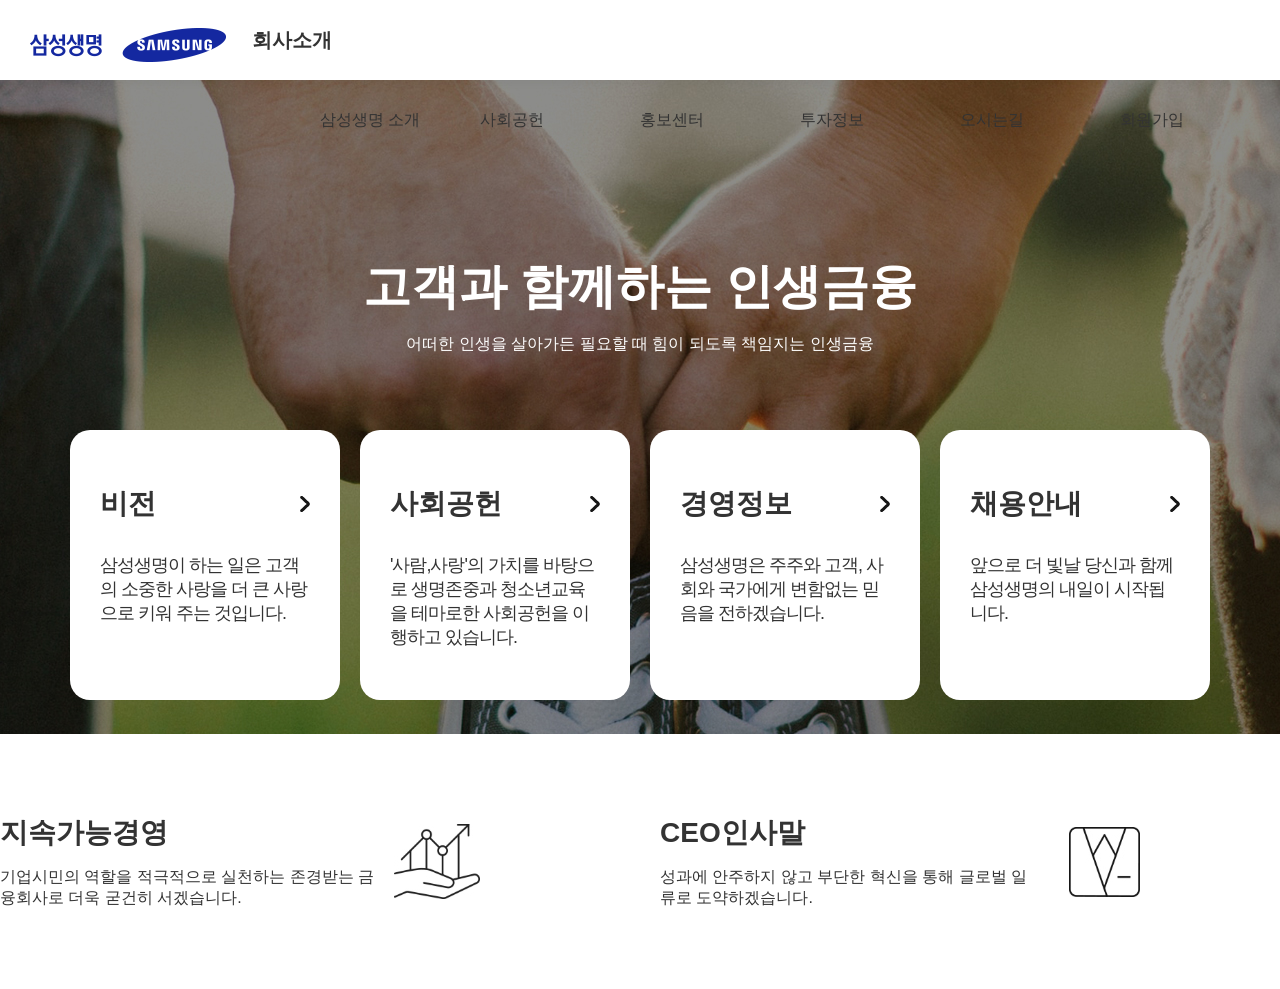
<file: index.html>
<!DOCTYPE html>
<html lang="en">
<head>
    <meta charset="UTF-8">
    <meta name="viewport" content="width=device-width, initial-scale=1.0">
    <title>삼성생명</title>
    <link href="./css/samsung_style.css" rel="stylesheet">
</head>
<body>
    <div class="header">
        <h1><img src="./img/logo-samsung.png" /></h1>
        <h2>회사소개</h2>
        <div class="menu">
            <ul class="nav">
                <li><a href="#">삼성생명 소개</a></li>
                <li><a href="#">사회공헌</a>
                    <!-- <ul class="submenu">
                        <li><a href="#">sub1-1</a></li>
                        <li><a href="#">sub1-2</a></li>
                        <li><a href="#">sub1-3</a></li>
                        <li><a href="#">sub1-4</a></li>
                    </ul> -->
                </li>
                <li><a href="#">홍보센터</a>
                    <!-- <ul class="submenu">
                        <li><a href="#">sub1-1</a></li>
                        <li><a href="#">sub1-2</a></li>
                        <li><a href="#">sub1-3</a></li>
                        <li><a href="#">sub1-4</a></li>
                    </ul> -->
                </li>
                <li><a href="#">투자정보</a>
                    <!-- <ul class="submenu">
                        <li><a href="#">sub1-1</a></li>
                        <li><a href="#">sub1-2</a></li>
                        <li><a href="#">sub1-3</a></li>
                        <li><a href="#">sub1-4</a></li>
                    </ul> -->
                </li>
                <li><a href="searchmap.html" target="_blank">오시는길</a></li>
                <li><a href="join.html" target="_blank">회원가입</a></li>
            </ul>
        </div>
    </div>
    <!-- 메인비주얼 -->
    <div class="section1">
        <b>고객과 함께하는 인생금융</b>
        <p>어떠한 인생을 살아가든 필요할 때 힘이 되도록 책임지는 인생금융</p>
        <div class="container">
            <div class="quick">
                <h3>비전</h3>
                <p>삼성생명이 하는 일은 고객의 소중한 사랑을 더 큰 사랑으로 키워 주는 것입니다.</p>
            </div>
            <div class="quick">
                <h3>사회공헌</h3>
                <p>'사람,사랑'의 가치를 바탕으로 생명존중과 청소년교육을 테마로한 사회공헌을 이행하고 있습니다.</p>
            </div>
            <div class="quick">
                <h3>경영정보</h3>
                <p>삼성생명은 주주와 고객, 사회와 국가에게 변함없는 믿음을 전하겠습니다.</p>
            </div>
            <div class="quick last"> <!-- 클래스명이 2개 -->
                <h3>채용안내</h3>
                <p>앞으로 더 빛날 당신과 함께 삼성생명의 내일이 시작됩니다.</p>
            </div>
        </div>
    </div>
    <!-- 세션2 -->
    <div class="section2">
        <div class="intro1">
            <h3>지속가능경영</h3>
            <p>기업시민의 역할을 적극적으로 실천하는 존경받는
                금융회사로 더욱 굳건히 서겠습니다.</p>
        </div>
        <div class="intro2">
            <h3>CEO인사말</h3>
            <p>성과에 안주하지 않고 부단한 혁신을 통해 글로벌
                일류로 도약하겠습니다.</p>
        </div>
    </div>
</body>
</html>
</file>
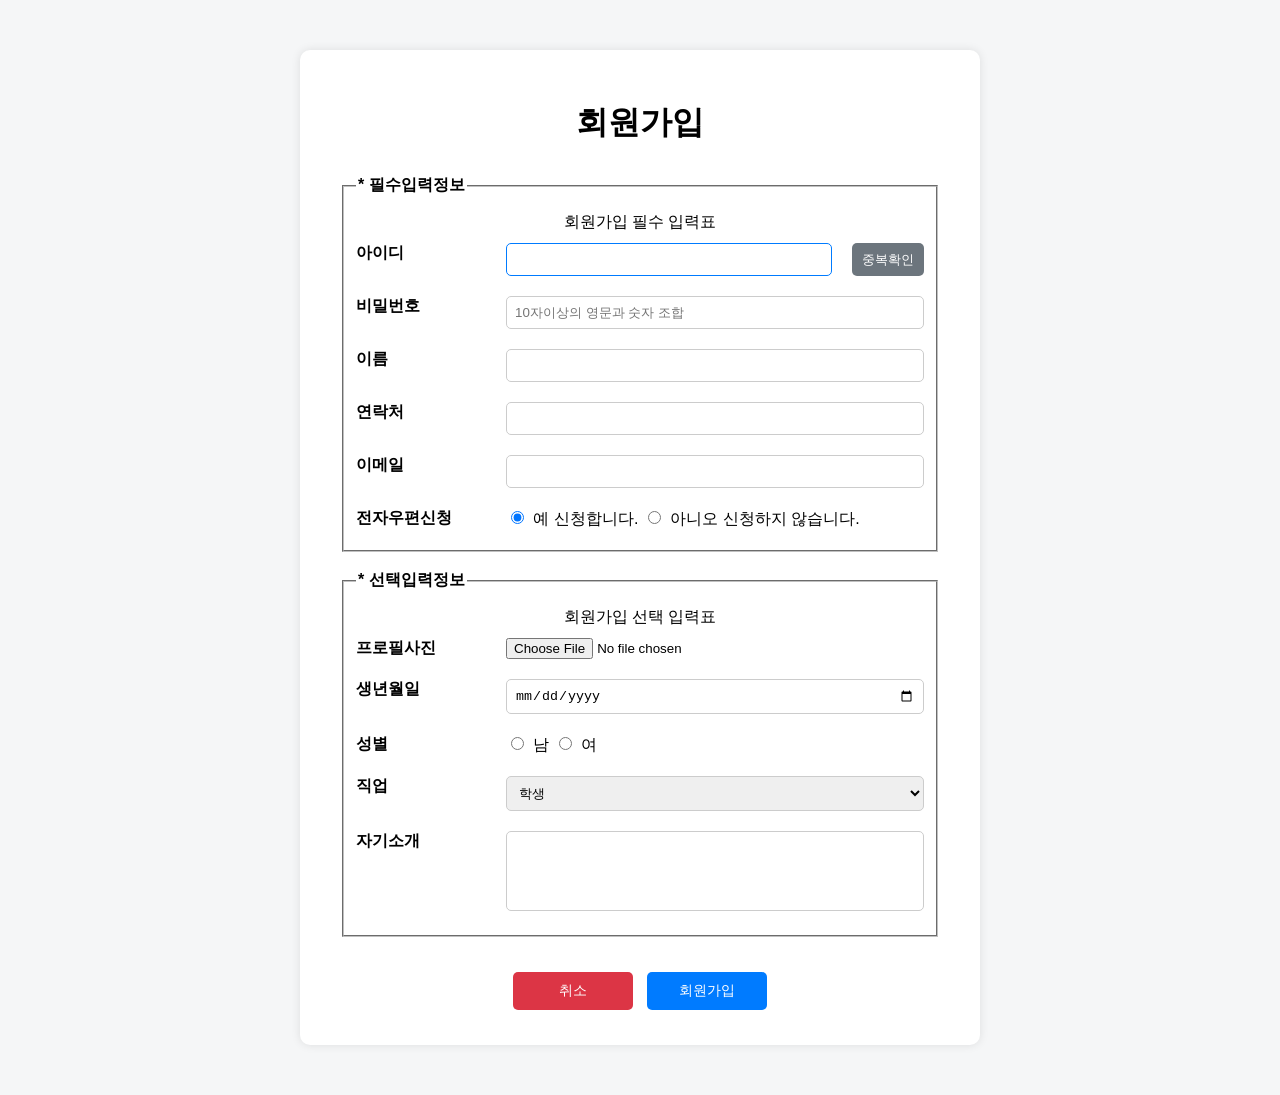
<file: join.html>
<!DOCTYPE html>
<html lang="en">
<head>
    <meta charset="UTF-8">
    <meta name="viewport" content="width=device-width, initial-scale=1.0">
    <title>회원가입창</title>
    <style>
body {
    font-family: Arial, sans-serif;
    background-color: #f5f6f7;
    margin: 0;
    padding: 0;
}

#join_wrap {
    width: 600px;
    margin: 50px auto;
    background: #fff;
    padding: 30px 40px;
    border-radius: 10px;
    box-shadow: 0 0 10px rgba(0,0,0,0.1);
}

h1 {
    text-align: center;
    margin-bottom: 30px;
}

.title {
    font-weight: bold;
    margin-bottom: 10px;
}

.joinTable {
    width: 100%;
    border-collapse: collapse;
}

.joinTable th {
    width: 150px;
    text-align: left;
    padding: 10px 0;
    vertical-align: top;
}

.joinTable td {
    padding: 10px 0;
}

.textForm {
    width: 100%;
    padding: 8px;
    border: 1px solid #ccc;
    border-radius: 5px;
    box-sizing: border-box;
}

.textForm:focus {
    border-color: #007bff;
    outline: none;
}

input[type="radio"] {
    margin-right: 5px;
}

.btn {
    margin-left: 10px;
    padding: 7px 10px;
    border: none;
    background-color: #6c757d;
    color: #fff;
    border-radius: 5px;
    cursor: pointer;
}

.btn:hover {
    background-color: #5a6268;
}

.btn_area {
    text-align: center;
    margin-top: 30px;
}

.btn_area button {
    width: 120px;
    padding: 10px;
    margin: 5px;
    border: none;
    border-radius: 5px;
    font-size: 14px;
    cursor: pointer;
}

button[type="reset"] {
    background-color: #dc3545;
    color: #fff;
}

button[type="reset"]:hover {
    background-color: #c82333;
}

.btn_join {
    background-color: #007bff;
    color: #fff;
}

.btn_join:hover {
    background-color: #0056b3;
}

textarea.textForm {
    height: 80px;
    resize: none;
}
.id_row {
    display: flex;
    gap: 10px;
}

.id_row .textForm {
    flex: 1; /* 남는 공간 다 차지 */
}

.id_row .btn {
    white-space: nowrap;
}
    </style>
    
</head>
<body>
    <div id="join_wrap">
        <h1>회원가입</h1>
        <form name="" method="get" action="aaa.html">
            <fieldset>
                 <legend class="title">* 필수입력정보</legend>  
                 <table class="joinTable">
                    <caption>회원가입 필수 입력표</caption>
                    <tr>
                        <th class="first"><label for="user_id">아이디</label></th>
                        <td class="first">
                    <div class="id_row">
                        <input type="text" id="user_id" class="textForm" required autofocus>
                        <input type="button" value="중복확인" class="btn">
                    </div>
                </td>
                    </tr>
                    <tr>
                        <th><label for="user_pwd">비밀번호</label></th>
                        <td><input type="password" id="user_pwd" class="textForm" placeholder="10자이상의 영문과 숫자 조합"> 
                        </td>
                    </tr>
                    <tr>
                        <th><label for="user_name">이름</label></th>
                        <td><input type="text" id="user_name" class="textForm"></td>
                    </tr>
                    <tr>
                        <th><label for="user_tel">연락처</label></th>
                        <td><input type="tel" id="user_tel" class="textForm"></td>
                    </tr>
                    <tr>
                        <th><label for="user_email">이메일</label></th>
                        <td><input type="email" id="user_email" class="textForm"></td>
                    </tr>
                    <tr>
                        <th>전자우편신청</th>
                        <td><input type="radio" name="mail" checked id="mail_yes">
                            <label for="mail_yes">예 신청합니다.</label>
                            <input type="radio" name="mail" id="mail_no">
                            <label for="mail_no">아니오 신청하지 않습니다.</label>
                        </td>
                    </tr>
                 </table> 
            </fieldset>
            <br/>
            <fieldset>
                <legend class="title">* 선택입력정보</legend>
                <table class="joinTable">
                    <caption>회원가입 선택 입력표</caption>
                    <tr>
                        <th class="first">프로필사진</th>
                        <td class="first"><input type="file"></td>
                    </tr>
                    <tr>
                        <th>생년월일</th>
                        <td><input type="date" class="textForm"></td>
                    </tr>
                    <tr>
                        <th>성별</th>
                        <td><input type="radio" name="gender" id="male">
                            <label for="male">남</label>
                            <input type="radio" name="gender" id="female">
                            <label for="female">여</label>
                        </td>
                    </tr>
                    <tr>
                        <th>직업</th>
                        <td>
                            <select name="user_job" class="textForm">
                                <option>회사원</option>
                                <option>기술자</option>
                              <option selected>학생</option>
                            </select>
                        </td>
                    </tr>
                    <tr>
                        <th>자기소개</th>
                        <td> <textarea name="user_intro" class="textForm"></textarea>
                        </td>
                    </tr>
                </table>
            </fieldset>
            <div class="btn_area">
                <button type="reset">취소</button>
                <button type="submit" class="btn_join">회원가입</button>
            </div>
        </form>
    </div>
</body>
</html>
</file>
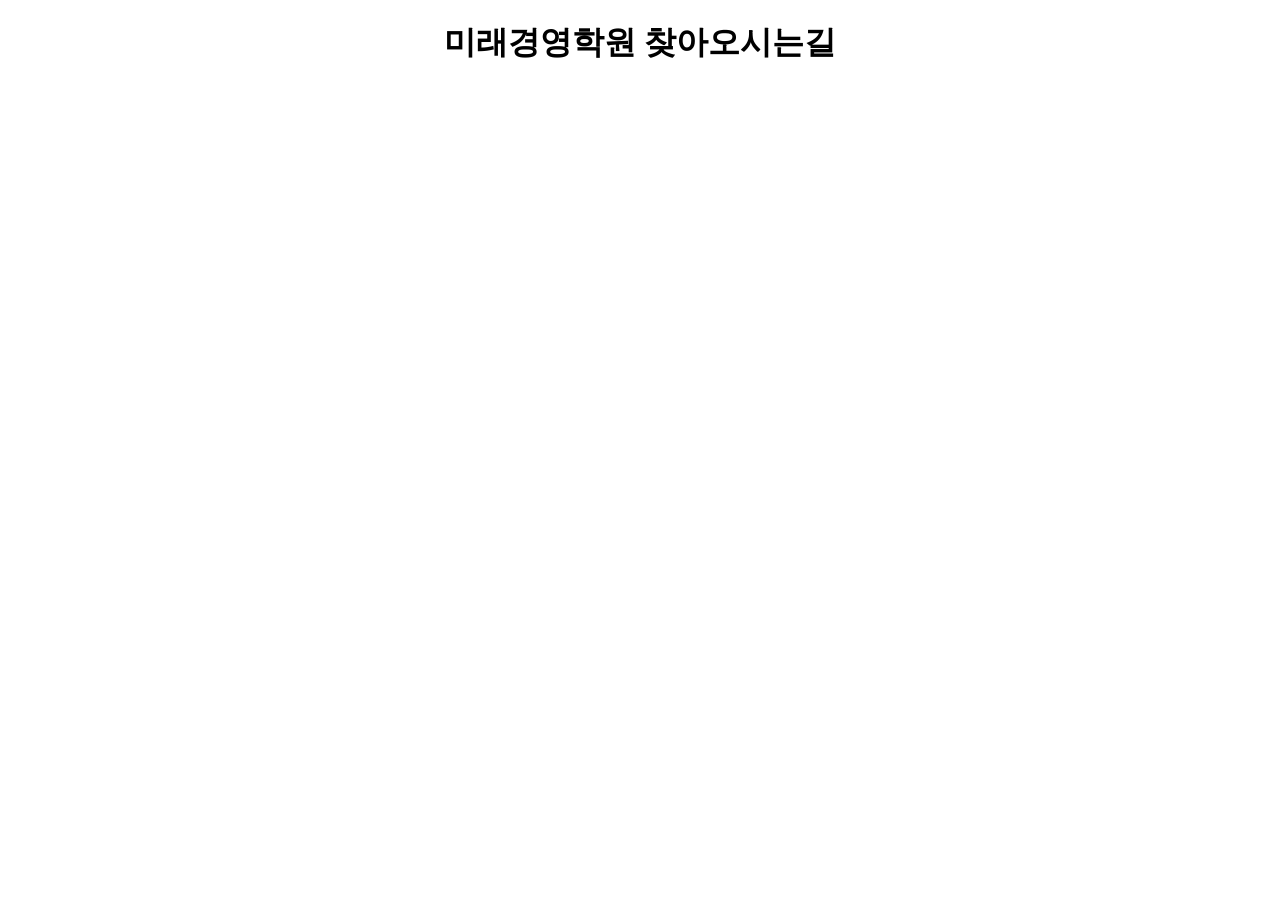
<file: searchmap.html>
<!DOCTYPE html>
<html lang="en">
<head>
    <meta charset="UTF-8">
    <meta name="viewport" content="width=device-width, initial-scale=1.0">
    <title>Document</title>
</head>
<style>
    body {
        text-align: center;
    }
</style>
<body>
    <h1>미래경영학원 찾아오시는길</h1>
    <iframe src="https://www.google.com/maps/embed?pb=!1m18!1m12!1m3!1d3233.1151405426444!2d128.5918157765971!3d35.870695119541665!2m3!1f0!2f0!3f0!3m2!1i1024!2i768!4f13.1!3m3!1m2!1s0x3565e3c98aa0b1bd%3A0xa7b3482d879ffba0!2z66-4656Y6rK97JiB6rWQ7Jyh7JuQ!5e0!3m2!1sko!2skr!4v1777428064556!5m2!1sko!2skr" width="600" height="450" style="border:0;" allowfullscreen="" loading="lazy" referrerpolicy="no-referrer-when-downgrade"></iframe>
</body>
</html>
</file>
<file: css/samsung_style.css>
@charset "utf-8";
* {
    margin: 0;
    padding: 0;
    box-sizing:border-box;
}
ul {
    list-style: none;
}
a {
    text-decoration: none;
    color: inherit;
    /* inherit 부모속성 적용 */
}
body {
    font-size: 16px;
    font-family: "나눔고딕", "Nanum gothic", sans-serif;
    color: #333;
}
/* 헤더 */
.header {
    width: 100%;
    height: 80px;
    margin: 0 auto;
    padding-left: 30px;
    /* background-color: #ddd;  */
}
.header h1 {
    float: left;
    padding-top: 28px;
    /* 90-34(이미지높이)=56/2=28 */
    margin-right: 25px;
}
.header h2 {
    float: left;
    line-height: 80px;
    font-size: 20px;
}
.header .menu {
    float: right;
    width: 1000px;
}
.header .menu li {
    float: left;
    margin-left: 40px;
    line-height: 80px;
    /* submenu 있을때 추가 */
    width: 120px;
}
.header .menu li a:hover {
    color: blue;
}
/* 메인비주얼 */
.section1 {
    padding-top: 80px;
    height: 654px;
    /* background-image: url(./img/pc-cover-main.jpg);
        background-repeat: no-repeat;
        background-position: center top; */
    background: url(../img/pc-cover-main.jpg) no-repeat center top;
    background-size: cover;
    /* 박스를 꽉채운다 이미지가 잘린다 */
}
.section1 b {
    display: block;
    padding: 95px 0 15px;
    color: #fff;
    text-align: center;
    font-size: 3em;
}
.section1>p {
    color: #fff;
    text-align: center;
    padding-bottom: 75px;
}
.section1 .container {
    width: 1140px;
    margin: 0 auto;
    overflow: hidden;
}
.section1 .container .quick {
    float: left;
    width: 270px;
    height: 270px;
    background-color: white;
    margin-right: 20px;
    border-radius: 20px;
}
.section1 .container .last {
    margin-right: 0px;
}
.section1 .quick h3 {
    margin: 55px 30px 30px 30px;
    font-size: 28px;
    background: url(../img/arrow.jpg) no-repeat right;
    /* 주의: 앞에 background-repeat , background-position 등 주석처리할것 */
}
.section1 .quick p {
    margin: 0 30px;
    font-size: 18px;
    letter-spacing: -1px;
}
/* 섹션2 */
.section2 {
    width: 100%;
    margin: 0 auto;
}
.section2>div {
    float: left;
    width: 480px;
    padding: 80px 0;
    box-sizing: border-box;
    background-repeat: no-repeat;
    background-position: right;
}
.section2 p {
    padding-right: 100px;
}
.section2 h3 {
    font-size: 28px;
    padding-bottom: 15px;
}
.section2 .intro1 {
    background-image: url(../img/icon01.jpg);
    margin-right: 180px;
}
.section2 .intro2 {
    background-image: url(../img/icon02.jpg);
}
/* submenu 있을때 추가 */
/* hover 시 높이 증가 */

/* .header:hover {
    height:317px;
} */
.submenu {
    overflow: hidden;
    height: 0;
    width: 200px;
    transition: max-height 0.5s ease;
}
.submenu li a {
    display: block;
    background-color: #999;
    text-align: center;
    line-height: 40px;
    border-bottom: 1px solid #d19191;
    color: #000;
}
.submenu li a:hover {
    background-color: yellow;
    color: pink;
}
.nav>li>a:hover+.submenu {
    height: 164px;
    width: 150px;
}
</file>
